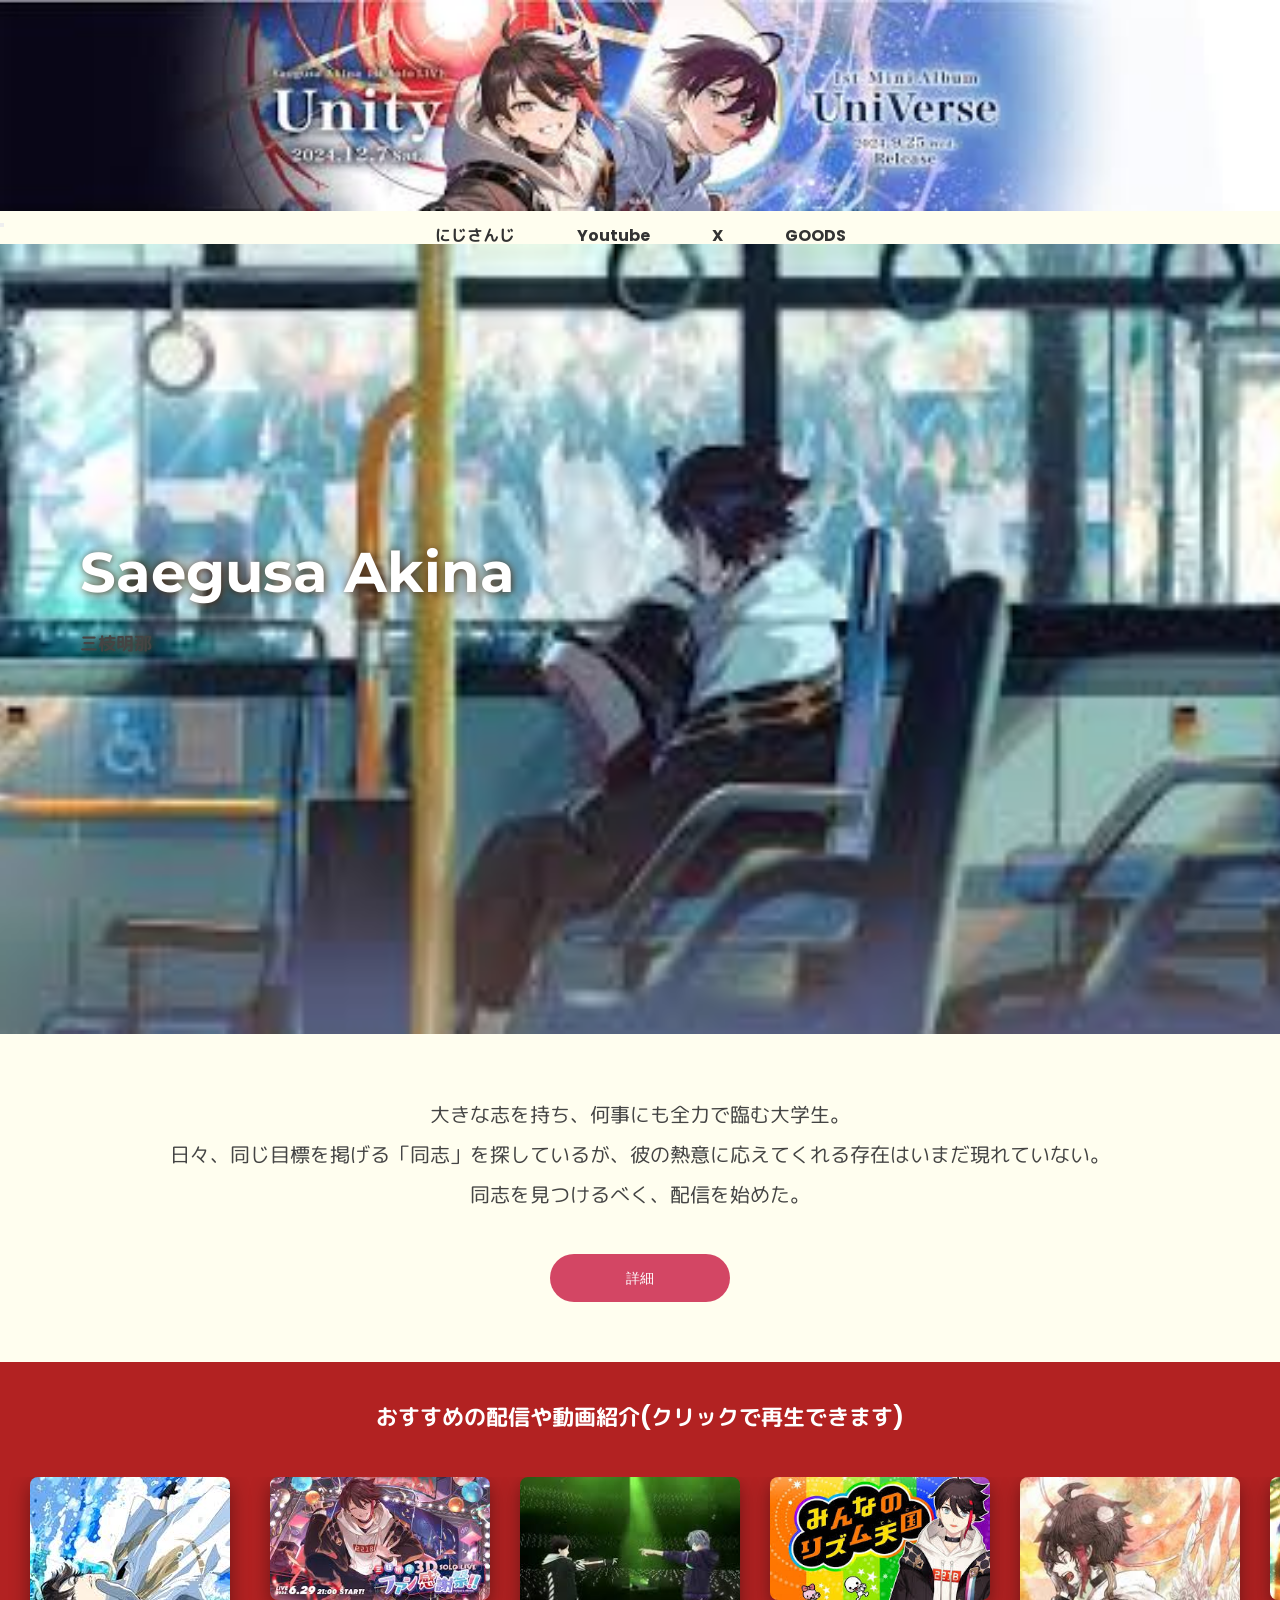
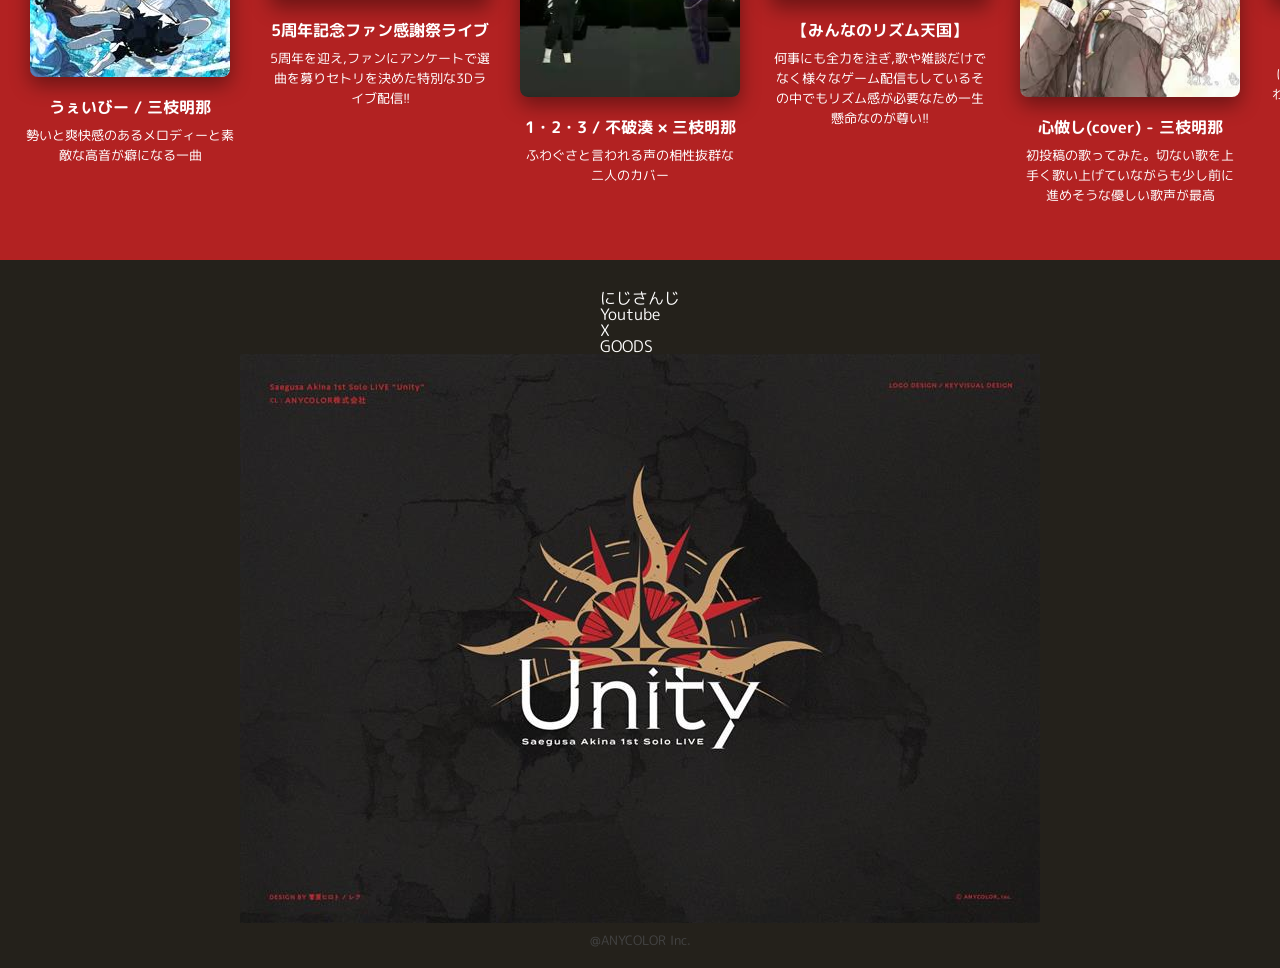
<file: index.html>
<!DOCTYPE html>
<html>

<head>
  <meta charset="UTF-8">
  <title>三枝明那布教用 website</title>
  <meta name="description" content="ページの概要文を記載します">
  <meta name="viewport" content="width=device-width">
  <script src="./js/toggle-menu.js"></script>
  <link href="./css/common.css" rel="stylesheet">
  <link href="./css/index.css" rel="stylesheet">
  <link rel="preconnect" href="https://fonts.googleapis.com">
  <link rel="preconnect" href="https://fonts.gstatic.com" crossorigin>
  <link href="https://fonts.googleapis.com/css2?family=Montserrat:wght@700&display=swap" rel="stylesheet">
  <link href="https://fonts.googleapis.com/css2?family=Playfair+Display:wght@700&family=Poppins:wght@700&family=M+PLUS+Rounded+1c:wght@400&display=swap" rel="stylesheet">
</head>

<body>

  <!-- headerここから -->
  <header class="header">
    <div class="header-inner">
      <a class="header-logo" href="./index.html">
        <img src="./images/Unity.jpg" alt="Unity" loading="lazy" class="full-width-image">
      </a>
      <button class="toggle-menu-button"></button>
      <div class="header-site-menu">
        <nav class="site-menu">
          <ul>
            <li><a href="https://www.nijisanji.jp/">にじさんじ</a></li>
            <li><a href="https://www.youtube.com/channel/UCNW1Ex0r6HsWRD4LCtPwvoQ">Youtube</a></li>
            <li><a href=".https://x.com/333akina?ref_src=twsrc%5Egoogle%7Ctwcamp%5Eserp%7Ctwgr%5Eauthor">X</a></li>
            <li><a href="https://shop.nijisanji.jp/1072">GOODS</a></li>
          </ul>
        </nav>
      </div>
    </div>
  </header>
  <!-- headerここまで -->

  <!-- mainここから -->
  <main class="main">
    <div class="first-view">
      <div class="first-view-text">
        <h1 class="fade-in-load">Saegusa Akina</h1>
        <p class="fade-in-load">三枝明那</p>
      </div>
    </div>
    <div class="lead fade-in-scroll">
      <p>大きな志を持ち、何事にも全力で臨む大学生。<br>
        日々、同じ目標を掲げる「同志」を探しているが、彼の熱意に応えてくれる存在はいまだ現れていない。<br>
        同志を見つけるべく、配信を始めた。</p>
      <div class="link-button-area">
        <a class="link-button" href="https://www.nijisanji.jp/talents/l/akina-saegusa">詳細</a>
      </div>
    </div>
    <div class="recommended">
      <h2 class="fade-in-scroll">おすすめの配信や動画紹介(クリックで再生できます)</h2>      
      <div class="scroll-wrapper">
        <ul class="item-list">
          <li style="--i:0">
            <a href="https://youtu.be/js_ilakSz4s?si=fn_N7HNnIf21QzE3">
              <img src="./images/weibi-photo.jpg" alt="うぇいびーのサムネ" loading="lazy">
            </a>
            <dl>
              <dt>うぇいびー / 三枝明那</dt>
              <dd>勢いと爽快感のあるメロディーと素敵な高音が癖になる一曲</dd>
            </dl>
          </li>
          <li style="--i:1">
            <a href="https://www.youtube.com/live/DLLyHrCYLb0?si=bME7xSesF_SXd8nE">
              <img src="./images/Akina5year.jpg" alt="5周年記念ファン感謝祭ライブのサムネ" loading="lazy">
            </a>
            <dl>
              <dt>5周年記念ファン感謝祭ライブ</dt>
              <dd>5周年を迎え,ファンにアンケートで選曲を募りセトリを決めた特別な3Dライブ配信!!</dd>
            </dl>
          </li>
          <li style="--i:2">
            <a href="https://youtu.be/zIpIQG0opOE?si=vghTmZWL722I3TlW">
              <img src="./images/123huwagusa.jpg" alt="1・2・3 / 不破湊 × 三枝明那のサムネ" loading="lazy">
            </a>
            <dl>
              <dt>1・2・3 / 不破湊 × 三枝明那</dt>
              <dd>ふわぐさと言われる声の相性抜群な二人のカバー</dd>
            </dl>
          </li>
          <li style="--i:3">
            <a href="https://www.youtube.com/live/JPslfbAJc1o?si=-59F8SYpFA38HGtZ">
              <img src="./images/rizuten.jpg" alt="みんなのリズム天国配信のサムネ" loading="lazy">
            </a>
            <dl>
              <dt>【みんなのリズム天国】</dt>
              <dd>何事にも全力を注ぎ,歌や雑談だけでなく様々なゲーム配信もしているその中でもリズム感が必要なため一生懸命なのが尊い!!</dd>
            </dl>
          </li>
          <li style="--i:4">
            <a href="https://youtu.be/Svh7zl8PTTo?si=fEpHHC7kzWXlZamY">
              <img src="./images/kokoronasi.jpg" alt="心做し(cover) - 三枝明那のサムネ" loading="lazy">
            </a>
            <dl>
              <dt>心做し(cover) - 三枝明那</dt>
              <dd>初投稿の歌ってみた。切ない歌を上手く歌い上げていながらも少し前に進めそうな優しい歌声が最高</dd>
            </dl>
          </li>
          <li style="--i:5">
            <a href="https://www.youtube.com/live/hiuHCwlR6a0?si=by7j8FxaqrUdFV70">
              <img src="./images/marica.jpg" alt="第7回マリカ杯準決勝→決勝のサムネ" loading="lazy">
            </a>
            <dl>
              <dt>【#マリカにじさんじ杯|準決勝Bリーグ→決勝戦】</dt>
              <dd>にじさんじ所属のライバーだけで行われたマリオカートの大会、この第7回は努力が実り優勝した！</dd>
            </dl>
          </li>
          <li style="--i:6">
            <a href="https://youtu.be/vRw48T2EfNs?si=7RUa0-YXacx4Ygx4">
              <img src="./images/akina ori.jpg" alt="はんぶんこ / 三枝明那のサムネ" loading="lazy">
            </a>
            <dl>
              <dt>はんぶんこ / 三枝明那</dt>
              <dd>初のオリジナル曲,淡く儚いような曲調に明那の優しい声が染み渡る一曲</dd>
            </dl>
          </li>
          <li style="--i:7">
            <a href="https://www.youtube.com/live/qLSY_j1xiWQ?si=m1h7ITe1HuptZyD8">
              <img src="./images/anken.jpg" alt="プルント案件のサムネ" loading="lazy">
            </a>
            <dl>
              <dt>[#にじプルント]ぷる？？んと？</dt>
              <dd>こちらは企業様の案件配信、複数でも個人でも案件をこなすが、毎回レポートがよく、配信としての面白さも考えているのでおすすめです。</dd>
            </dl>
          </li>
          <li style="--i:08">
            <a href="https://youtu.be/w_T4K73bvIU?si=obVwGNlVjwHcQsYu">
              <img src="./images/asagakuru.jpg" alt="あさが来る！のサムネ" loading="lazy">
            </a>
            <dl>
              <dt>あさが来る！ / 三枝明那</dt>
              <dd>グッバイ宣言で有名なChinozoさん作曲の楽曲、アップテンポでだるい朝も吹っ飛ばせる！</dd>
            </dl>
          </li>
          <li style="--i:9">
            <a href="https://www.youtube.com/live/ineiNO1onkU?si=wAc7857tRDxnh2FI">
              <img src="./images/amoasu.jpg" alt="にじアモアスのサムネ" loading="lazy">
            </a>
            <dl>
              <dt>[Among Us]キャラコンに自信あり男</dt>
              <dd>アモアスと呼ばれる少し流行った宇宙人狼、初心者の方もいるため腕前だけでなくパッションでのバトルに注目！！</dd>
            </dl>
          </li>
        </ul>
        <ul class="item-list">
          <li>
            <a href="https://youtu.be/js_ilakSz4s?si=fn_N7HNnIf21QzE3">
              <img src="./images/weibi-photo.jpg" alt="うぇいびーのサムネ" loading="lazy">
            </a>
            <dl>
              <dt>うぇいびー / 三枝明那</dt>
              <dd>勢いと爽快感のあるメロディーと素敵な高音が癖になる一曲</dd>
            </dl>
          </li>
          <li>
            <a href="https://www.youtube.com/live/DLLyHrCYLb0?si=bME7xSesF_SXd8nE">
              <img src="./images/Akina5year.jpg" alt="5周年記念ファン感謝祭ライブのサムネ" loading="lazy">
            </a>
            <dl>
              <dt>5周年記念ファン感謝祭ライブ</dt>
              <dd>5周年を迎え,ファンにアンケートで選曲を募りセトリを決めた特別な3Dライブ配信!!</dd>
            </dl>
          </li>
          <li>
            <a href="https://youtu.be/zIpIQG0opOE?si=vghTmZWL722I3TlW">
              <img src="./images/123huwagusa.jpg" alt="1・2・3 / 不破湊 × 三枝明那のサムネ" loading="lazy">
            </a>
            <dl>
              <dt>1・2・3 / 不破湊 × 三枝明那</dt>
              <dd>ふわぐさと言われる声の相性抜群な二人のカバー</dd>
            </dl>
          </li>
          <li>
            <a href="https://www.youtube.com/live/JPslfbAJc1o?si=-59F8SYpFA38HGtZ">
              <img src="./images/rizuten.jpg" alt="みんなのリズム天国配信のサムネ" loading="lazy">
            </a>
            <dl>
              <dt>【みんなのリズム天国】</dt>
              <dd>何事にも全力を注ぎ,歌や雑談だけでなく様々なゲーム配信もしているその中でもリズム感が必要なため一生懸命なのが尊い!!</dd>
            </dl>
          </li>
          <li>
            <a href="https://youtu.be/Svh7zl8PTTo?si=fEpHHC7kzWXlZamY">
              <img src="./images/kokoronasi.jpg" alt="心做し(cover) - 三枝明那のサムネ" loading="lazy">
            </a>
            <dl>
              <dt>心做し(cover) - 三枝明那</dt>
              <dd>初投稿の歌ってみた。切ない歌を上手く歌い上げていながらも少し前に進めそうな優しい歌声が最高</dd>
            </dl>
          </li>
          <li>
            <a href="https://www.youtube.com/live/hiuHCwlR6a0?si=by7j8FxaqrUdFV70">
              <img src="./images/marica.jpg" alt="第7回マリカ杯準決勝→決勝のサムネ" loading="lazy">
            </a>
            <dl>
              <dt>【#マリカにじさんじ杯|準決勝Bリーグ→決勝戦】</dt>
              <dd>にじさんじ事務所に所属のライバーだけで行われたマリオカートの大会、この第7回は努力が実り優勝した！</dd>
            </dl>
          </li>
          <li>
            <a href="https://youtu.be/vRw48T2EfNs?si=7RUa0-YXacx4Ygx4">
              <img src="./images/akina ori.jpg" alt="はんぶんこ / 三枝明那のサムネ" loading="lazy">
            </a>
            <dl>
              <dt>はんぶんこ / 三枝明那</dt>
              <dd>初のオリジナル曲,淡く儚いような曲調に明那の優しい声が染み渡る一曲</dd>
            </dl>
          </li>
          <li>
            <a href="https://www.youtube.com/live/qLSY_j1xiWQ?si=m1h7ITe1HuptZyD8">
              <img src="./images/anken.jpg" alt="プルント案件のサムネ" loading="lazy">
            </a>
            <dl>
              <dt>[#にじプルント]ぷる？？んと？</dt>
              <dd>こちらは企業様の案件配信、複数でも個人でも案件をこなすが、毎回レポートがよく、配信としての面白さも考えているのでおすすめです。</dd>
            </dl>
          </li>
          <li>
            <a href="https://youtu.be/w_T4K73bvIU?si=obVwGNlVjwHcQsYu">
              <img src="./images/asagakuru.jpg" alt="あさが来る！のサムネ" loading="lazy">
            </a>
            <dl>
              <dt>あさが来る！ / 三枝明那</dt>
              <dd>グッバイ宣言で有名なChinozoさん作曲の楽曲、アップテンポでだるい朝も吹っ飛ばせる！</dd>
            </dl>
          </li>
          <li>
            <a href="https://www.youtube.com/live/ineiNO1onkU?si=wAc7857tRDxnh2FI">
              <img src="./images/amoasu.jpg" alt="にじアモアスのサムネ" loading="lazy">
            </a>
            <dl>
              <dt>[Among Us]キャラコンに自信あり男</dt>
              <dd>アモアスと呼ばれる少し流行った宇宙人狼、初心者の方もいるため腕前だけでなくパッションでのバトルに注目！！</dd>
            </dl>
          </li>
        </ul>
      </div>
    </div>
  </main>
  <!-- mainここまで -->

  <!-- footerここから -->
  <footer class="footer">
    <nav class="site-menu">
      <ul>
          <li><a href="https://www.nijisanji.jp/">にじさんじ</a></li>
          <li><a href="https://www.youtube.com/channel/UCNW1Ex0r6HsWRD4LCtPwvoQ">Youtube</a></li>
          <li><a href=".https://x.com/333akina?ref_src=twsrc%5Egoogle%7Ctwcamp%5Eserp%7Ctwgr%5Eauthor">X</a></li>
          <li><a href="https://shop.nijisanji.jp/1072">GOODS</a></li>
        </ul>
    </nav>
    <a class="footer-logo" href="./index.html">
      <img src="./images/common/UnityRogo.jpg" alt="Unity" loading="lazy">
    </a>
    <p class="copyright"><small>@ANYCOLOR Inc.</small></p>
  </footer>
  <!-- footerここまで -->

  <script>
  document.addEventListener("scroll", function() {
    const elements = document.querySelectorAll(".fade-in-scroll");
      elements.forEach(el => {
        const rect = el.getBoundingClientRect();
        if (rect.top < window.innerHeight - 100) {
          el.classList.add("visible");
        }
      });
    });
  </script>
</body>

</html>
</file>
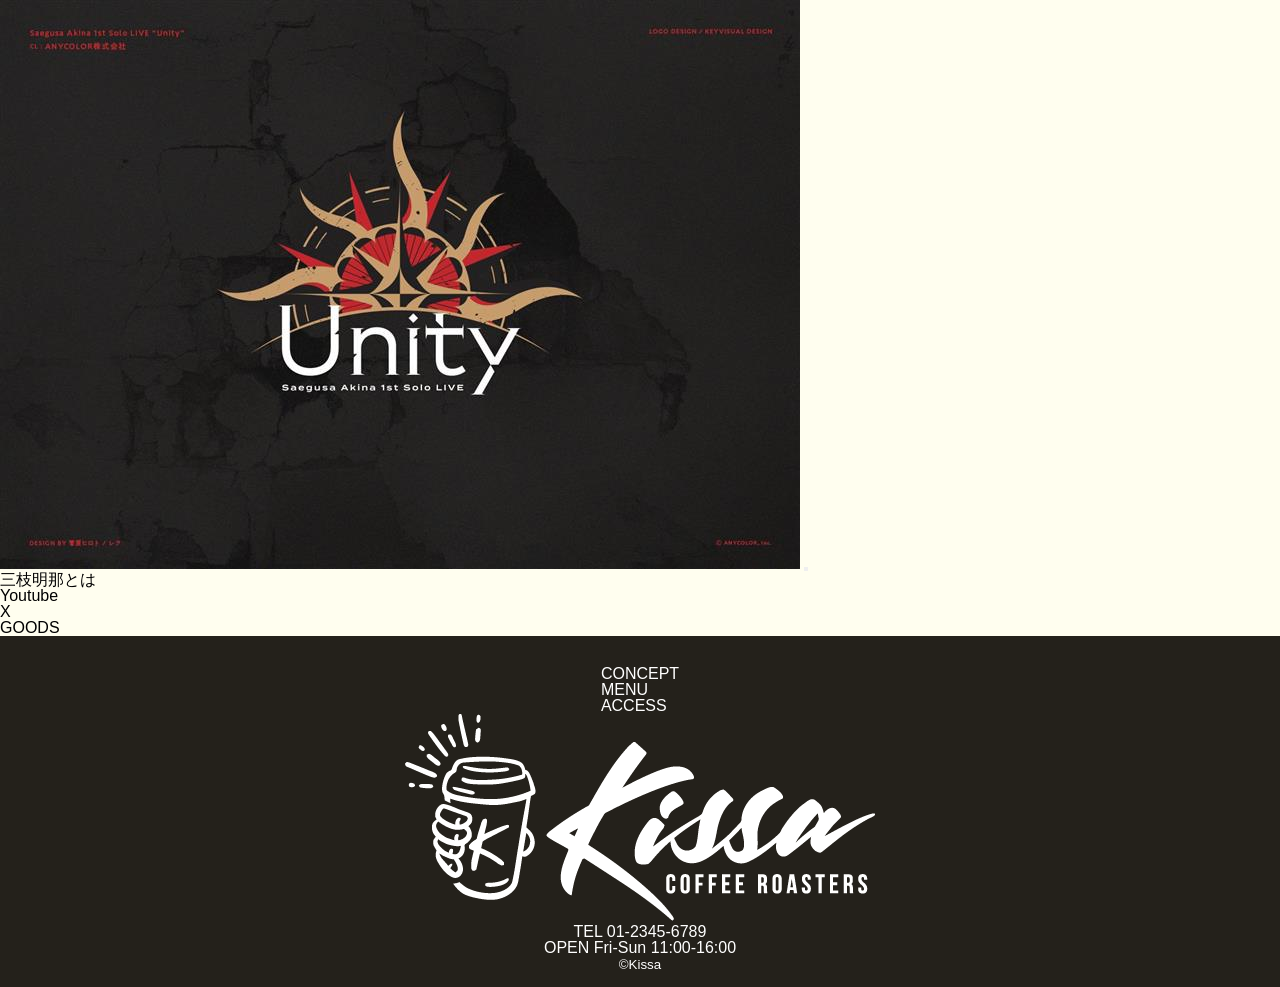
<file: common.html>
<!DOCTYPE html>
<html>

<head>
  <meta charset="UTF-8">
  <title>Saegusa Akina Unity website</title>
  <meta name="description" content="ページの概要文を記載します">
  <meta name="viewport" content="width=device-width">
  <script src="./js/toggle-menu.js"></script>
  <link href="./css/common.css" rel="stylesheet">
  <link rel="preconnect" href="https://fonts.googleapis.com">
  <link rel="preconnect" href="https://fonts.gstatic.com" crossorigin>
  <link href="https://fonts.googleapis.com/css2?family=Montserrat:wght@700&display=swap" rel="stylesheet">
</head>

<body>

  <!-- headerここから -->
  <header class="header">
    <div class="header-inner">
      <a class="header-logo" href="./index.html">
        <img src="./images/common/UnityRogo.jpg" alt="Unity">
      </a>
      <button class="toggle-menu-button"></button>
      <div class="header-site-menu">
        <nav class="site-menu">
          <ul>
            <li><a href="https://www.nijisanji.jp/talents/l/akina-saegusa">三枝明那とは</a></li>
            <li><a href="./menu.html">Youtube</a></li>
            <li><a href="./access.html">X</a></li>
            <li><a href="https://shop.nijisanji.jp/1072">GOODS</a></li>
            
          </ul>
        </nav>
      </div>
    </div>
  </header>
  <!-- headerここまで -->

  <!-- mainここから -->
  <main class="main"></main>
  <!-- mainここまで -->

  <!-- footerここから -->
  <footer class="footer">
    <nav class="site-menu">
      <ul>
        <li><a href="./concept.html">CONCEPT</a></li>
        <li><a href="./menu.html">MENU</a></li>
        <li><a href="./access.html">ACCESS</a></li>
      </ul>
    </nav>
    <a class="footer-logo" href="./index.html">
      <img src="./images/common/logo-footer.png" alt="KISSA">
    </a>
    <p class="footer-tel">TEL 01-2345-6789</p>
    <p class="footer-time">OPEN Fri-Sun 11:00-16:00</p>
    <p class="copyright"><small>&copy;Kissa</small></p>
  </footer>
  <!-- footerここまで -->

</body>

</html>
</file>
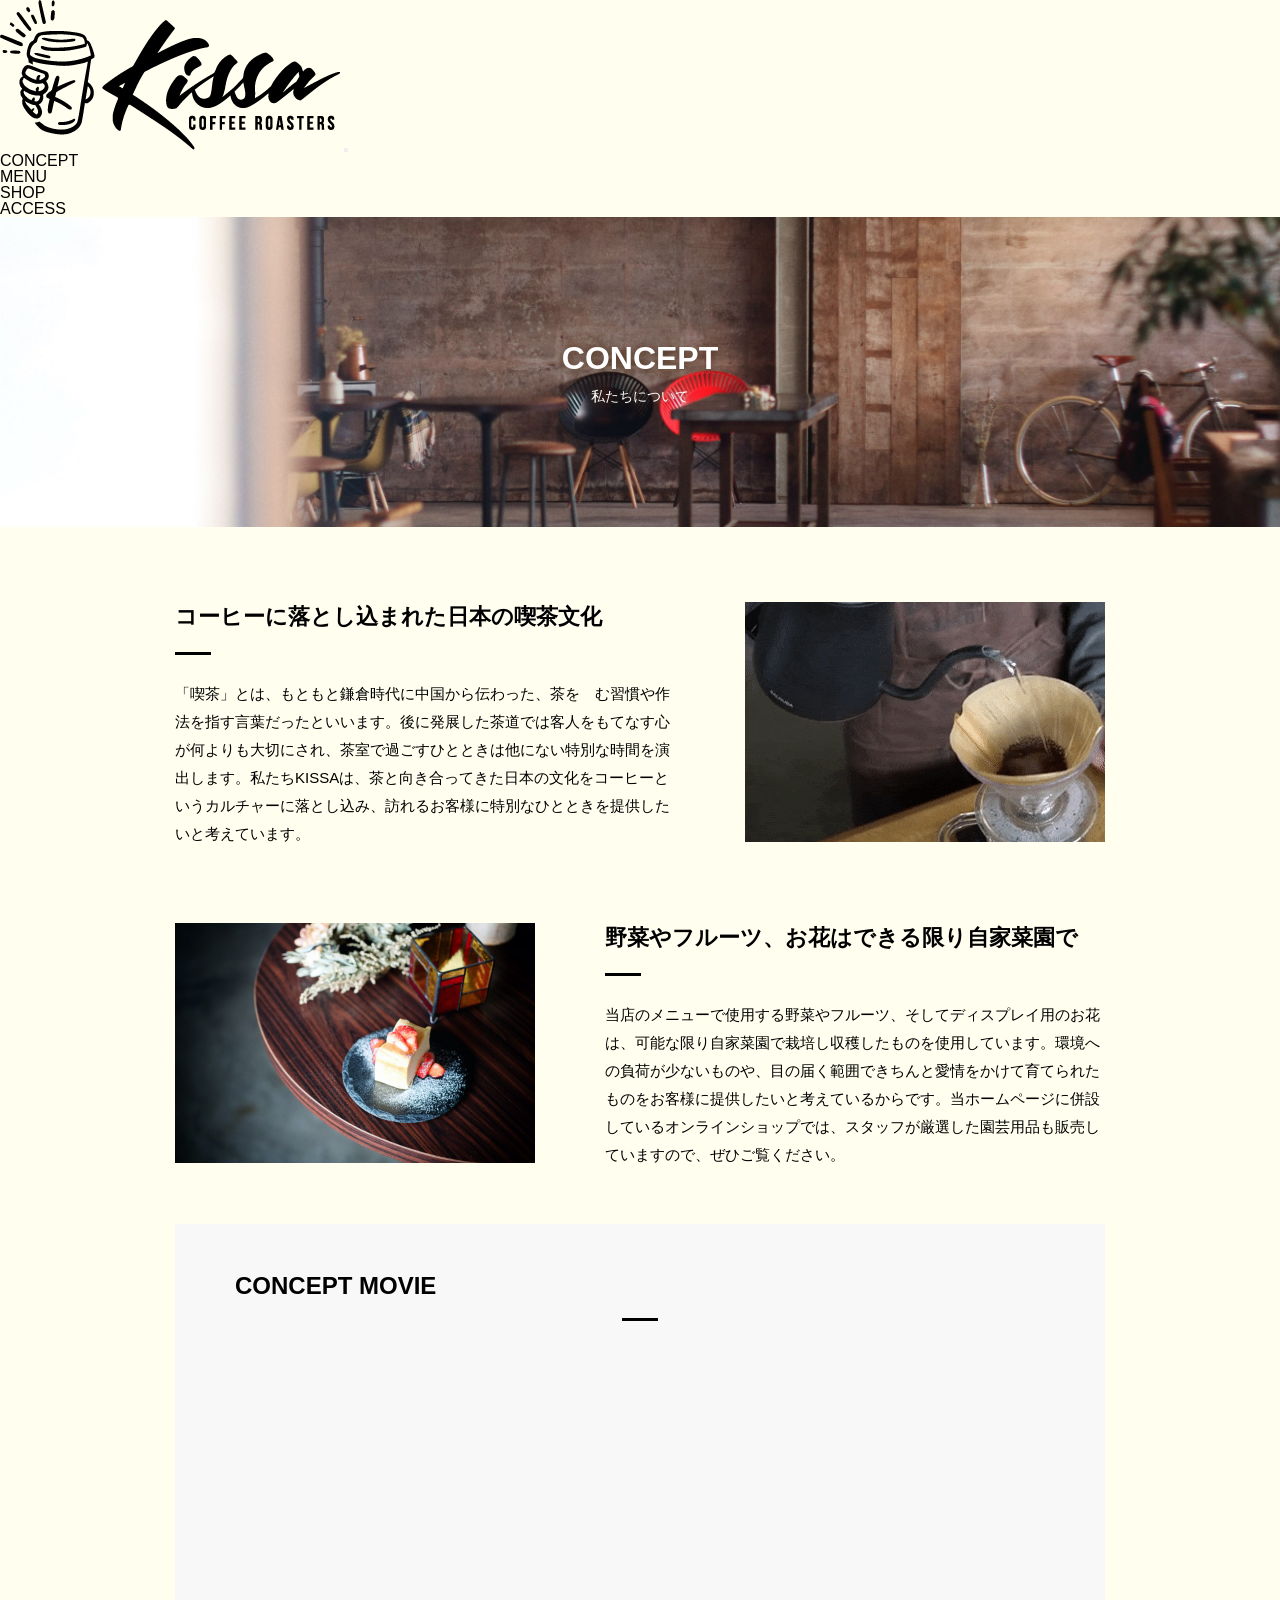
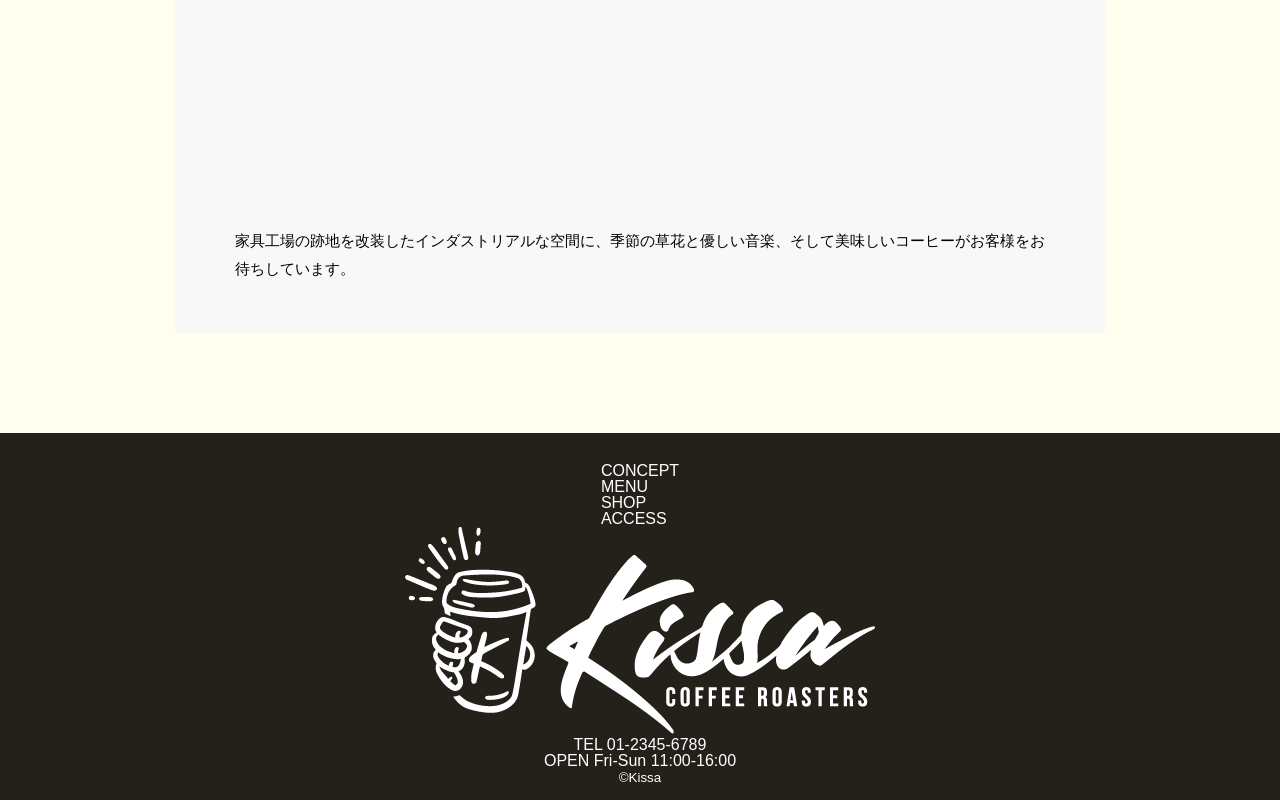
<file: concept.html>
<!DOCTYPE html>
<html>

<head>
  <meta charset="UTF-8">
  <title>CONCEPT|KISSA official website</title>
  <meta name="description" content="カフェ「KISSA」は日本の喫茶文化をコーヒーに落とし込み、訪れるお客さまに特別なひとときを提供します">
  <meta name="viewport" content="width=device-width">
  <script src="./js/toggle-menu.js"></script>
  <link href="./css/common.css" rel="stylesheet">
  <link href="./css/concept.css" rel="stylesheet">
  <link rel="preconnect" href="https://fonts.googleapis.com">
  <link rel="preconnect" href="https://fonts.gstatic.com" crossorigin>
  <link href="https://fonts.googleapis.com/css2?family=Montserrat:wght@700&display=swap" rel="stylesheet">
</head>

<body>

  <!-- headerここから -->
  <header class="header">
    <div class="header-inner">
      <a class="header-logo" href="./index.html">
        <img src="./images/common/logo-header.png" alt="KISSA">
      </a>
      <button class="toggle-menu-button"></button>
      <div class="header-site-menu">
        <nav class="site-menu">
          <ul>
            <li><a href="./concept.html">CONCEPT</a></li>
            <li><a href="./menu.html">MENU</a></li>
            <li><a href="./shop.html">SHOP</a></li>
            <li><a href="./access.html">ACCESS</a></li>
          </ul>
        </nav>
      </div>
    </div>
  </header>
  <!-- headerここまで -->

  <!-- mainここから -->
  <main class="main">
    <div class="title">
      <h1>CONCEPT</h1>
      <p>私たちについて</p>
    </div>
    <div class="feature">
      <div class="feature-text">
        <h2>コーヒーに落とし込まれた日本の喫茶文化</h2>
        <p>「喫茶」とは、もともと鎌倉時代に中国から伝わった、茶を　む習慣や作法を指す言葉だったといいます。後に発展した茶道では客人をもてなす心が何よりも大切にされ、茶室で過ごすひとときは他にない特別な時間を演出します。私たちKISSAは、茶と向き合ってきた日本の文化をコーヒーというカルチャーに落とし込み、訪れるお客様に特別なひとときを提供したいと考えています。</p>
      </div>
      <img src="./images/concept/img-item01.gif" alt="コーヒーを入れている画像">
    </div>
    <div class="feature reverse">
      <div class="feature-text">
        <h2>野菜やフルーツ、お花はできる限り自家菜園で</h2>
        <p>当店のメニューで使用する野菜やフルーツ、そしてディスプレイ用のお花は、可能な限り自家菜園で栽培し収穫したものを使用しています。環境への負荷が少ないものや、目の届く範囲できちんと愛情をかけて育てられたものをお客様に提供したいと考えているからです。当ホームページに併設しているオンラインショップでは、スタッフが厳選した園芸用品も販売していますので、ぜひご覧ください。</p>
      </div>
      <img src="./images/concept/img-item02.jpg" alt="ドライフラワーの画像">
    </div>
    <div class="movie">
      <h2>CONCEPT MOVIE</h2>
      <iframe src="https://www.youtube.com/embed/bHzURMA0SKc" title="YouTube video player" frameborder="0" allow="accelerometer; autoplay; clipboard-write; encrypted-media; gyroscope; picture-in-picture" allowfullscreen></iframe>
      <p>家具工場の跡地を改装したインダストリアルな空間に、季節の草花と優しい音楽、そして美味しいコーヒーがお客様をお待ちしています。</p>
    </div>
  </main>
  <!-- mainここまで -->

  <!-- footerここから -->
  <footer class="footer">
    <nav class="site-menu">
      <ul>
        <li><a href="./concept.html">CONCEPT</a></li>
        <li><a href="./menu.html">MENU</a></li>
        <li><a href="./shop.html">SHOP</a></li>
        <li><a href="./access.html">ACCESS</a></li>
      </ul>
    </nav>
    <a class="footer-logo" href="./index.html">
      <img src="./images/common/logo-footer.png" alt="KISSA">
    </a>
    <p class="footer-tel">TEL 01-2345-6789</p>
    <p class="footer-time">OPEN Fri-Sun 11:00-16:00</p>
    <p class="copyright"><small>&copy;Kissa</small></p>
  </footer>
  <!-- footerここまで -->

</body>

</html>
</file>
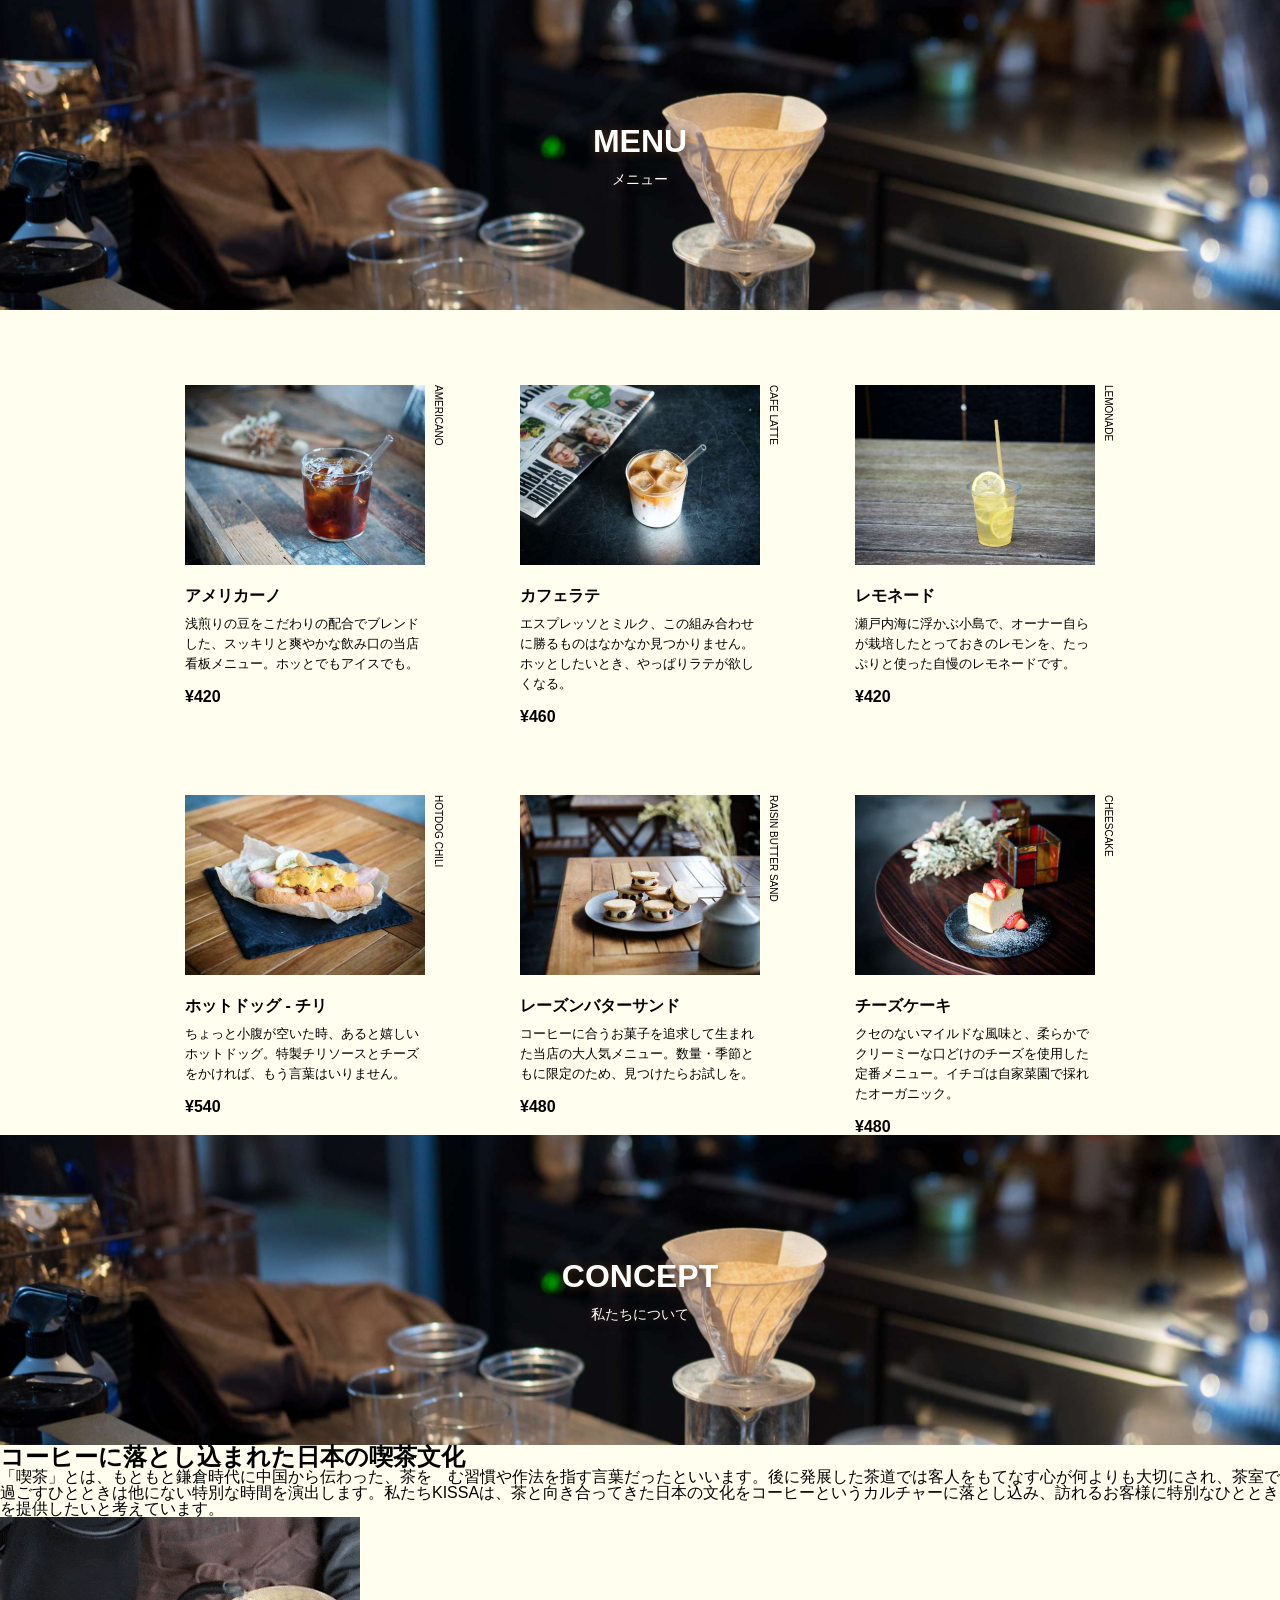
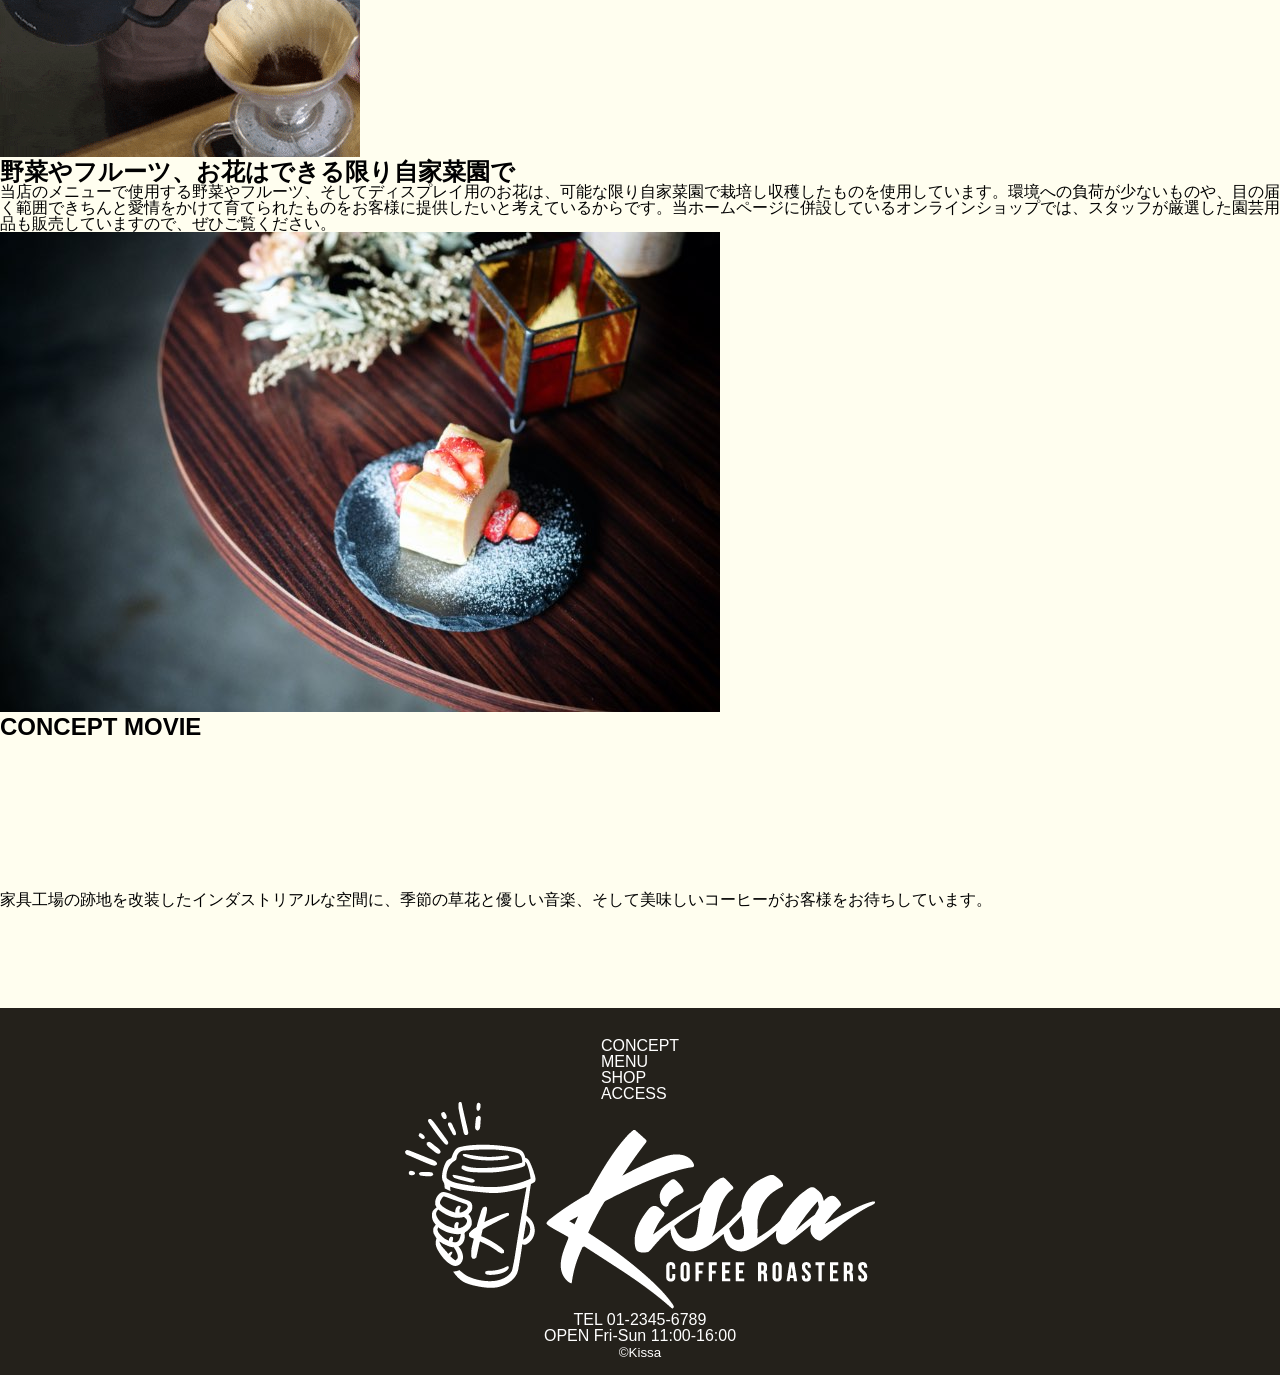
<file: menu.html>
<!DOCTYPE html>
<html>

<head>
  <meta charset="UTF-8">
  <title>MENU|KISSA official website</title>
  <meta name="description" content="カフェ「KISSA」のメニューを掲載しています。こだわりの浅入りコーヒーをはじめ、さまざまなメニューをご用意しています。">
  <meta name="viewport" content="width=device-width">
  <script src="./js/toggle-menu.js"></script>
  <link href="./css/common.css" rel="stylesheet">
  <link href="./css/menu.css" rel="stylesheet">
  <link rel="preconnect" href="https://fonts.googleapis.com">
  <link rel="preconnect" href="https://fonts.gstatic.com" crossorigin>
  <link href="https://fonts.googleapis.com/css2?family=Montserrat:wght@700&display=swap" rel="stylesheet">
</head>

<body>

  <!-- headerここから -->
  <main class="main">
    <div class="title">
        <h1>MENU</h1>
        <p>メニュー</p>
    </div>
    <ul class="item-list">
        <li>
          <img src="./images/menu/img-item01.jpg" alt="アメリカーノの商品画像">
          <dl>
            <dt>アメリカーノ</dt>
            <dd>浅煎りの豆をこだわりの配合でブレンドした、スッキリと爽やかな飲み口の当店看板メニュー。ホッとでもアイスでも。</dd>
          </dl>
          <p class="price">¥420</p>
          <p class="item-label">AMERICANO</p>
        </li>
        <li>
          <img src="./images/menu/img-item02.jpg" alt="カフェラテの商品画像">
          <dl>
            <dt>カフェラテ</dt>
            <dd>エスプレッソとミルク、この組み合わせに勝るものはなかなか見つかりません。ホッとしたいとき、やっぱりラテが欲しくなる。</dd>
          </dl>
          <p class="price">¥460</p>
          <p class="item-label">CAFE LATTE</p>
        </li>
        <li>
          <img src="./images/menu/img-item03.jpg" alt="レモネードの商品画像">
          <dl>
            <dt>レモネード</dt>
            <dd>瀬戸内海に浮かぶ小島で、オーナー自らが栽培したとっておきのレモンを、たっぷりと使った自慢のレモネードです。
            </dd>
          </dl>
          <p class="price">¥420</p>
          <p class="item-label">LEMONADE</p>
        </li>
        <li>
          <img src="./images/menu/img-item04.jpg" alt="ホットドッグ - チリの商品画像">
          <dl>
            <dt>ホットドッグ - チリ</dt>
            <dd>ちょっと小腹が空いた時、あると嬉しいホットドッグ。特製チリソースとチーズをかければ、もう言葉はいりません。</dd>
          </dl>
          <p class="price">¥540</p>
          <p class="item-label">HOTDOG CHILI</p>
        </li>
        <li>
          <img src="./images/menu/img-item05.jpg" alt="レーズンバターサンドの商品画像">
          <dl>
            <dt>レーズンバターサンド</dt>
            <dd>コーヒーに合うお菓子を追求して生まれた当店の大人気メニュー。数量・季節ともに限定のため、見つけたらお試しを。
            </dd>
          </dl>
          <p class="price">¥480</p>
          <p class="item-label">RAISIN BUTTER SAND</p>
        </li>
        <li>
          <img src="./images/menu/img-item06.jpg" alt="チーズケーキの商品画像">
          <dl>
            <dt>チーズケーキ</dt>
            <dd>クセのないマイルドな風味と、柔らかでクリーミーな口どけのチーズを使用した定番メニュー。イチゴは自家菜園で採れたオーガニック。</dd>
          </dl>
          <p class="price">¥480</p>
          <p class="item-label">CHEESCAKE</p>
        </li>
    </ul>
  </main>
  <!-- headerここまで -->

  <!-- mainここから -->
  <main class="main">
    <div class="title">
      <h1>CONCEPT</h1>
      <p>私たちについて</p>
    </div>
    <div class="feature">
      <div class="feature-text">
        <h2>コーヒーに落とし込まれた日本の喫茶文化</h2>
        <p>「喫茶」とは、もともと鎌倉時代に中国から伝わった、茶を　む習慣や作法を指す言葉だったといいます。後に発展した茶道では客人をもてなす心が何よりも大切にされ、茶室で過ごすひとときは他にない特別な時間を演出します。私たちKISSAは、茶と向き合ってきた日本の文化をコーヒーというカルチャーに落とし込み、訪れるお客様に特別なひとときを提供したいと考えています。</p>
      </div>
      <img src="./images/concept/img-item01.gif" alt="コーヒーを入れている画像">
    </div>
    <div class="feature reverse">
      <div class="feature-text">
        <h2>野菜やフルーツ、お花はできる限り自家菜園で</h2>
        <p>当店のメニューで使用する野菜やフルーツ、そしてディスプレイ用のお花は、可能な限り自家菜園で栽培し収穫したものを使用しています。環境への負荷が少ないものや、目の届く範囲できちんと愛情をかけて育てられたものをお客様に提供したいと考えているからです。当ホームページに併設しているオンラインショップでは、スタッフが厳選した園芸用品も販売していますので、ぜひご覧ください。</p>
      </div>
      <img src="./images/concept/img-item02.jpg" alt="ドライフラワーの画像">
    </div>
    <div class="movie">
      <h2>CONCEPT MOVIE</h2>
      <iframe src="https://www.youtube.com/embed/bHzURMA0SKc" title="YouTube video player" frameborder="0" allow="accelerometer; autoplay; clipboard-write; encrypted-media; gyroscope; picture-in-picture" allowfullscreen></iframe>
      <p>家具工場の跡地を改装したインダストリアルな空間に、季節の草花と優しい音楽、そして美味しいコーヒーがお客様をお待ちしています。</p>
    </div>
  </main>
  <!-- mainここまで -->

  <!-- footerここから -->
  <footer class="footer">
    <nav class="site-menu">
      <ul>
        <li><a href="./concept.html">CONCEPT</a></li>
        <li><a href="./menu.html">MENU</a></li>
        <li><a href="./shop.html">SHOP</a></li>
        <li><a href="./access.html">ACCESS</a></li>
      </ul>
    </nav>
    <a class="footer-logo" href="./index.html">
      <img src="./images/common/logo-footer.png" alt="KISSA">
    </a>
    <p class="footer-tel">TEL 01-2345-6789</p>
    <p class="footer-time">OPEN Fri-Sun 11:00-16:00</p>
    <p class="copyright"><small>&copy;Kissa</small></p>
  </footer>
  <!-- footerここまで -->

</body>

</html>
</file>
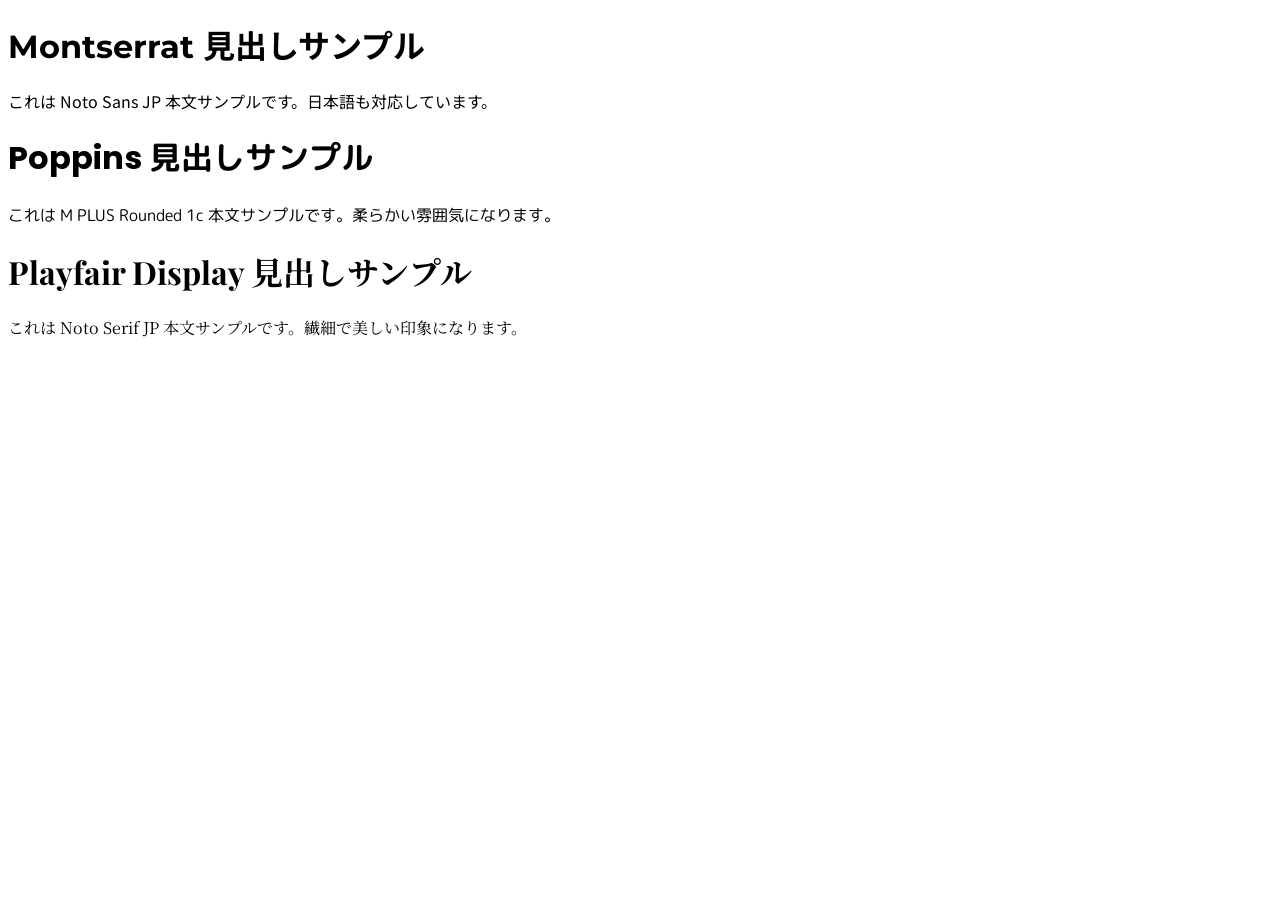
<file: sample.html>
<!DOCTYPE html>
<html lang="ja">
<head>
  <meta charset="UTF-8">
  <title>Font Sample</title>
  <link href="https://fonts.googleapis.com/css2?family=Montserrat:wght@700&family=Noto+Sans+JP:wght@400&family=Poppins:wght@700&family=M+PLUS+Rounded+1c:wght@400&family=Playfair+Display:wght@700&family=Noto+Serif+JP:wght@400&display=swap" rel="stylesheet">
  <style>
    .montserrat { font-family: 'Montserrat', 'Noto Sans JP', sans-serif; }
    .noto-sans { font-family: 'Noto Sans JP', sans-serif; }
    .poppins { font-family: 'Poppins', 'M PLUS Rounded 1c', sans-serif; }
    .rounded { font-family: 'M PLUS Rounded 1c', sans-serif; }
    .playfair { font-family: 'Playfair Display', 'Noto Serif JP', serif; }
    .noto-serif { font-family: 'Noto Serif JP', serif; }
  </style>
</head>
<body>
  <h1 class="montserrat">Montserrat 見出しサンプル</h1>
  <p class="noto-sans">これは Noto Sans JP 本文サンプルです。日本語も対応しています。</p>

  <h1 class="poppins">Poppins 見出しサンプル</h1>
  <p class="rounded">これは M PLUS Rounded 1c 本文サンプルです。柔らかい雰囲気になります。</p>

  <h1 class="playfair">Playfair Display 見出しサンプル</h1>
  <p class="noto-serif">これは Noto Serif JP 本文サンプルです。繊細で美しい印象になります。</p>
</body>
</html>
</file>
<file: css/common.css>
@charset "utf-8";

*,
::before,
::after {
    padding: 0;
    margin: 0;
    box-sizing: border-box;
}

ul,
ol{
    list-style: none;
}

a{
    color: inherit;
    text-decoration: none;
}

body {
    font-family: sans-serif;
    font-size: 16px;
    color: #000001;
    line-height: 1;
    background-color: #fffeef;
}

img {
    max-width: 100%;
}

header-inner{
    max-width: 1200px;
    height: 110px;
    margin-left: auto;
    margin-right: auto;
    padding-left: 40px;
    padding-right: 40px;
    display: flex;
    justify-content: space-between;
    align-items: center;
}

toggle-memu-button {
    display: none;
}

header-logo {
    display: block;
    width: 170px;
}

site-menu ul {
    display: flex;
}

site-menu ul li {
    margin-left: 20px;
    margin-right: 20px;
}

footer {
    color: #ffffff;
    background-color: #24211b;
    padding-top: 30px;
    padding-bottom: 15px;
    display: flex;
    flex-direction: column;
    align-items: center;
}

footer-logo{
    display: block;
    width: 235px;
    margin-top: 90px;
}

footer-tel{
    font-size: 26px;
    font-weight: bold;
    margin-top: 28px;
}

footer-time{
    font-size: 13px;
    margin-top: 16px;
}

copyright {
    font-size: 14px;
    font-weight: bold;
    margin-top: 90px;
}

@media (max-width: 800px){
 
    .site-menu ul {
        display: block;
        text-align: center;
    }

    .site-menu li {
    mergin-top: 20px;
    }

    .header {
        position: fixed;
        top: 0;
        left: 0;
        right: 0;
        background-color: #ffffff;
        height: 50px;
        z-index: 10;
        box-shadow: 0 3px 6px rgba(0, 0, 0, 0.1);
    }

    .header-inner {
        padding-left: 20px;
        padding-right: 20px;
        height: 100%;
    }

    .header-logo {
        width: 100px;
    }

    .header-site-menu {
        position: absolute;
        top: 100%;
        left: 0;
        right: 0;
        color: #ffffff;
        background-color: #736e62;
        padding-top: 30px;
        padding-bottom: 50px;
        display: none;
    }

    .header-site-menu.is-show {
        display: block;
    }

    .toggle-menu-button {
        display: block;
        width: 44px;
        height: 34px;
        background-image: url(../images/common/icon-menu.png);
        background-size: 50%;
        background-position: center;
        background-repeat: no-repeat;
        background-color: transparent;
        border: none;
        border-radius: 0;
        outline: none;
    }

    .main {
        padding-top: 50px;
    }

    .footer-logo {
        margin-top: 60px;
    }

    .footer-tel {
        font-size: 20px;
    }

    .copyright {
        margin-top: 50px;
    }

}
</file>
<file: css/index.css>
@charset "utf-8";

/* ================================
   フォント設定
   ================================ */
body {
  font-family: 'M PLUS Rounded 1c', sans-serif;
}

h1, h2, h3 {
  font-family: 'Poppins', 'M PLUS Rounded 1c', sans-serif;
}

.akina-name {
  font-family: 'Playfair Display', 'Noto Serif JP', serif;
  font-weight: 700;
}

/* ================================
   カラーテーマ（アクセントカラー）
   ================================ */
:root {
  --accent-color: #B22222; 
  --accent-hover: #c53030; 
}

/* ================================
   フォント演出（色・アニメーション）
   ================================ */
.akina-name {
  font-size: 48px;
  color: var(--accent-color); 
  letter-spacing: 2px;
  text-shadow: 2px 2px 6px rgba(178,34,34,0.6); 
  -webkit-text-stroke: 1px #B22222; 
  animation: fade-in 2s ease forwards;
}

@keyframes fade-in {
  from { opacity: 0; transform: translateY(20px); }
  to   { opacity: 1; transform: translateY(0); }
}

h2 {
  font-weight: 700;
  font-size: 28px;
  color: #373737; 
  display: inline-block;
  padding-bottom: 5px;
}

p, dd {
  font-size: 16px;
  color: #444;
  line-height: 1.8;
}

/* ================================
   ヘッダー関連
   ================================ */
.header-site-menu {
  text-align: center;
}

.header-site-menu .site-menu ul {
  display: flex;              
  justify-content: center;    
  gap: 30px;                  
  padding: 0;
  margin: 0;
}

.header-site-menu .site-menu li {
  list-style: none;
  margin: 0;
}

.header-site-menu .site-menu a {
  font-family: 'Poppins', 'M PLUS Rounded 1c', sans-serif;
  font-weight: 700;
  font-size: 36px;   
  color: #333;
  text-decoration: none;
  padding: 14px 28px; 
  border-radius: 6px;
  transition: transform 0.3s ease, box-shadow 0.3s ease, background-color 0.3s ease;
}

.header-site-menu .site-menu a:hover {
  background-color: #f5f5f5;
  transform: translateY(-3px);
  box-shadow: 0 4px 8px rgba(0,0,0,0.2);
}

/* ================================
   ヘッダーリンクデザイン
   ================================ */
.header-site-menu .site-menu a {
  font-family: 'Poppins', 'M PLUS Rounded 1c', sans-serif;
  font-weight: 700;
  font-size: 16px;
  color: #333;
  text-decoration: none;
  padding: 8px 16px;
  border-radius: 6px; 
  transition: transform 0.3s ease, box-shadow 0.3s ease, background-color 0.3s ease;
}

.header-site-menu .site-menu a:hover {
  background-color: #f5f5f5; 
  transform: translateY(-3px); 
  box-shadow: 0 4px 8px rgba(0,0,0,0.2);
}

/* ================================
   メインビジュアル
   ================================ */
.first-view {
  height: calc(100vh - 110px);
  background-image: url(../images/akina\ hedder.jpg);
  background-size: cover;
  background-position: center;
}

/* ================================
   リード文
   ================================ */
.lead {
    max-width: 1200px;
    margin: 60px auto;
}

.lead p {
  font-size: 20px;   
  line-height: 1.8;  
  font-weight: 400;  
  text-align: center; 
}

.link-button-area {
    text-align: center;
    margin-top: 40px;
}

/* ================================
   ボタンデザイン
   ================================ */
.link-button {
  background-color: #B22222;
  color: #fff;
  display: inline-block;
  min-width: 180px;
  line-height: 48px;
  border-radius: 24px;
  font-family: 'Montserrat', sans-serif;
  font-size: 14px;
  text-align: center;
  transition: background-color 0.3s ease, transform 0.3s ease;
}

.link-button:hover {
  background-color: #444;
  transform: translateY(-3px); /* ホバーで少し浮かせる */
}

/* ================================
   おすすめ動画一覧
   ================================ */
.recommended {
  padding: 60px 0;
  text-align: center;
}

.recommended h2 {
  font-size: 24px;
  margin-bottom: 20px;
}
/* ================================
   おすすめ動画セクション：スクロール＋フェードイン演出
   ================================ */

/* セクション背景とタイトル色 */
.recommended {
  background-color: #B22222; /* ワインレッド背景 */
  padding: 60px 0;
  text-align: center;
}
.recommended h2 {
  font-size: 24px;
  margin-bottom: 20px;
  color: #fff; /* 白文字で視認性アップ */
}

/* スクロールラッパー */
.scroll-wrapper {
  display: flex;
  overflow: hidden;
  position: relative;
}

/* スクロールアニメーション */
.item-list {
  display: flex;
  flex-shrink: 0;
  animation: scroll-horizontal 30s linear infinite;
}
@keyframes scroll-horizontal {
  0% { transform: translateX(0); }
  100% { transform: translateX(-100%); }
}

/* 各動画アイテム */
.item-list li {
  flex-shrink: 0;
  width: 260px;
  margin-left: 75px;
  opacity: 0;
  transform: translateY(20px);
  animation: fadeInScroll 1.5s ease forwards;
  animation-delay: calc(var(--i) * 0.3s); /* 順番にフェードイン */
}
@keyframes fadeInScroll {
  to {
    opacity: 1;
    transform: translateY(0);
  }
}

/* テキスト色統一 */
.item-list dt,
.item-list dd,
.item-list .price {
  color: #fff;
}

/* サムネイル画像演出 */
.item-list li img {
  border-radius: 8px;
  box-shadow: 0 8px 20px rgba(0,0,0,0.4);
  transition: transform 0.3s ease, box-shadow 0.3s ease;
}
.item-list li img:hover {
  transform: scale(1.05);
  box-shadow: 0 12px 24px rgba(0,0,0,0.5);
}
.scroll-wrapper {
  display: flex;
  overflow: hidden; 
}

.item-list {
  display: flex;
  flex-shrink: 0;
  animation: scroll-horizontal 30s linear infinite;
}

.item-list li {
  flex-shrink: 0;
  width: 260px;
  margin-left: 75px;
}

/* 自動スクロールアニメーション */
@keyframes scroll-horizontal {
  0% {
    transform: translateX(0);
  }
  100% {
    transform: translateX(-100%);
  }
}

.first-view {
    height: calc(100vh - 110px);
    background-image: url(../images/akina\ hedder.jpg);
    background-repeat: no-repeat;
    background-position: center center;
    background-size: cover;
    display: flex;
    align-items: center;
}

.full-width-image {
    width: 100%;
    height: auto;
    display: block; 
}

.first-view-text {
    width: 100%;
    max-width: 1200px;
    margin-left: auto;
    margin-right: auto;
    padding-left: 40px;
    padding-bottom: 80px;
    color: #ffffff;
    font-weight: bold;
    text-shadow: 1px 1px 10px #4b2c14;
}

.first-view-text h1 {
    font-family: 'Montserrat',sans-serif;
    font-size: 56px;
    line-height: 72px;
}

.first-view-text p {
    font-size: 18px;
    margin-top: 20px;
}

.lead {
    max-width: 1200px;
    margin: 60px auto;
}

.lead p {
    line-height: 2;
    text-align: center;
}

.link-button-area {
    text-align: center;
    margin-top: 40px;
}

.link-button {
    background-color: #d0395aed;
    display: inline-block;min-width: 180px;
    line-height: 48px;
    border-radius: 24px;
    font-family: 'Montserrat',sans-serif;
    font-size: 14px;
}

.link-button:hover {
    background-color: #757575;
}

.recommended {
    background-color: #B22222;
    padding-top: 45px;
    padding-bottom: 55px;
}

.recommended h2 {
    font-size: 22px;
    font-weight: bold;
    text-align: center;
        color: #fff;

}

.recommended h2::after {
    content: '';
    display: block;
    width: 36px;
    height: 3px;
    background-color: #B22222;
    margin-top: 20px;
    margin-left: auto;
    margin-right: auto;
}

.scroll-wrapper {
  display: flex;
  overflow: hidden; /* スクロールバーを消す */
}

.item-list {
  display: flex;
  flex-shrink: 0;
  animation: scroll-horizontal 30s linear infinite;
}

.item-list li {
  flex-shrink: 0;
  width: 260px;
  margin-left: 75px;
}

/* 横スクロールのアニメーション */
@keyframes scroll-horizontal {
  0% {
    transform: translateX(0);
  }
  100% {
    transform: translateX(-100%); /* 左に流す */
  }
}

.item-list li {
    flex-shrink: 0;
    width: 260px;
    margin-left: 75px;
}

.item-list li:first-child {
    margin-left: 0;
}

.item-list dl {
    margin-top: 20px;
}

.item-list dt {
    font-weight: bold;
    color: #fff;
}

.item-list dd {
    font-size: 13px;
    line-height: 20px;
    margin-top: 10px;
    color: #fff;
}

.item-list .price {
    font-weight: bold;
    margin-top: 15px;
}

@media (max-width: 800px) {
    .first-view{
        height: calc(100vh - 50px);
        background-image: url(../images/index/bg-main-sp.jpg);
        align-items: flex-start;
    }

    .first-view-text {
        padding-top: 60px;
        padding-left: 20px;
    }

    .first-view-text h1 {
        font-size: 36px;
        line-height: 48px;
    }

    .first-view-text p {
        font-size: 14px;
        margin-top: 15px;
    }

    .lead {
        padding-left: 20px;
        padding-right: 20px;
    }

    .lead p {
        text-align: left;
    }
}

.item-list {
    padding-left: 20px;
    padding-right: 20px;
}

.item-list li {
    width: 220px;
    margin-left: 30px;
}

/* ================================
   おすすめ動画画像デザイン
   ================================ */
.item-list li img {
  border-radius: 8px;
  box-shadow: 0 8px 20px rgba(0,0,0,0.4); /* 濃さはあるけど柔らかめ */
  transition: transform 0.3s ease, box-shadow 0.3s ease;
}

.item-list li img:hover {
  transform: scale(1.05);
  box-shadow: 0 12px 24px rgba(0,0,0,0.5); /* ホバー時に少し強調 */
}

/* ================================
   カードレイアウト（Grid）
   ================================ */
.card-grid {
  display: grid;
  grid-template-columns: repeat(auto-fit, minmax(260px, 1fr));
  gap: 40px; /* カード間の余白 */
  padding: 40px;
}

.card-grid li {
  list-style: none;
  background: #fff;
  border-radius: 12px;
  box-shadow: 0 8px 20px rgba(0,0,0,0.15);
  overflow: hidden;
  transition: transform 0.3s ease, box-shadow 0.3s ease;
}

.card-grid li:hover {
  transform: translateY(-5px);
  box-shadow: 0 12px 24px rgba(0,0,0,0.25);
}

.card-grid img {
  width: 100%;
  display: block;
}

/* ================================
   アニメーション（フェードイン）
   ================================ */
.fade-in-load {
  opacity: 0;
  transform: translateY(20px);
  animation: fadeInLoad 1.5s ease forwards;
}

@keyframes fadeInLoad {
  to {
    opacity: 1;
    transform: translateY(0);
  }
}

/* ================================
   スクロール時フェードイン
   ================================ */
.fade-in-scroll {
  opacity: 0;
  transform: translateY(20px);
  transition: opacity 1s ease, transform 1s ease;
}

.fade-in-scroll.visible {
  opacity: 1;
  transform: translateY(0);
}
</file>
<file: css/concept.css>
@charset "utf-8";

.title{
    height: 310px;
    background-image: url(../images/concept/bg-main.jpg);
    background-repeat: no-repeat;
    background-position: center center;
    background-size: cover;
    display: flex;
    flex-direction: column;
    justify-content: center;
    align-items: center;
    color: #ffffff;
    text-shadow: 1px 1px 10px #4b2c14;
}

.title1{
    font-family: 'Montserrat', sans-serif;
    font-size: 32px;
    font-weight: bold;
}

.title p{
    font-size: 14px;
    margin-top: 15px;
}

.feature {
    display: flex;
    justify-content: space-between;
    width: 930px;
    max-width: 90%;
    margin-top: 75px;
    margin-left: auto;
    margin-right: auto;
    align-items: flex-start;
}

.feature img{
    width: 360px;
}

.feature-text{
    max-width: 500px;
    margin-right: 40px;
}

.reverse{
    flex-direction: row-reverse;
}

.reverse .feature-text{
    margin-left: 40px;
    margin-right: 0;
}

.feature-text h2{
    font-size: 22px;
    font-weight: bold;
    line-height: 30px;
}

.feature-text h2::after{
    content: '';
    display: block;
    width: 36px;
    height: 3px;
    background-color: #000000;
    margin-top: 20px;
}

.feature-text p{
    font-size: 15px;
    line-height: 28px;
    margin-top: 25px;
}

.movie{
    width: 930px;
    max-width: 90%;
    background-color: #f8f8f8;
    padding: 50px 60px;
    margin-top: 55px;
    margin-left: auto;
    margin-right: auto;
}

.movie h2::after{
    font-size: 22px;
    font-weight: bold;
    text-align: center;
}

.movie h2::after{
    content: '';
    display: block;
    width: 36px;
    height: 3px;
    background-color: #000000;
    margin-top: 20px;
    margin-left: auto;
    margin-right: auto;
}

.movie iframe{
    display: block;
    width: 100%;
    height: 456px;
    margin-top: 30px;
}

.movie p{
    font-size: 15px;
    line-height: 28px;
    margin-top: 20px;
}

.footer{
    margin-top: 100px;
}

@media (max-width: 800px){
    .feature{
        display: block;
        width: 500px;
        margin-top: 45px;
    }

    .feature-text{
        margin-right: 0;
    }

    .reverse .feature-text{
        margin-left: 0;
    }

    .feature img{
        width: 100%;
        height: auto;
        margin-top: 25px;
    }

    .movie{
        width: 500px;
        padding: 30px 25px;
    }

    .movie iframe{
        height: 240px;
    }
}
</file>
<file: css/menu.css>
@charset "utf-8";

.title{
    height: 310px;
    background-image: url(../images/menu/bg-main.jpg);
    background-repeat: no-repeat;
    background-position: center center;
    background-size: cover;
    display: flex;
    flex-direction: column;
    justify-content: center;
    align-items: center;
    color: #ffffff;
    text-shadow: 1px 1px 10px #4b2c14;
}

.title1{
    font-family: 'Montserrat', sans-serif;
    font-size: 32px;
    font-weight: bold;
}

.title p{
    font-size: 14px;
    margin-top: 15px;
}

.item-list{
    width: 930px;
    max-width: 90%;
    margin-top: 75px;
    margin-left: auto;
    margin-right: auto;
    display: grid;
    grid-template-columns: repeat(auto-fit,240px);
    column-gap: 95px;
    row-gap: 70px;
    justify-content: center;
}

.item-list dl {
    margin-top: 20px;
}

.item-list dt {
    font-weight: bold;
}

.item-list dd {
    font-size: 13px;
    line-height: 20px;
    margin-top: 10px;
}

.item-list .price {
    font-weight: bold;
    margin-top: 15px;
}

.item-list li{
    position: relative;
}

.item-list .item-label{
    position: absolute;
    top: 0;
    left: calc(100% + 18px);
    font-size: 10px;
    white-space: nowrap;
    transform-origin: top left;
    transform: rotate(90deg);
}

.footer{
    margin-top: 100px;
}

@media(max-width: 800px){
    .item-list{
        margin-top: 45px;
        row-gap: 40px;
    }
}
</file>
